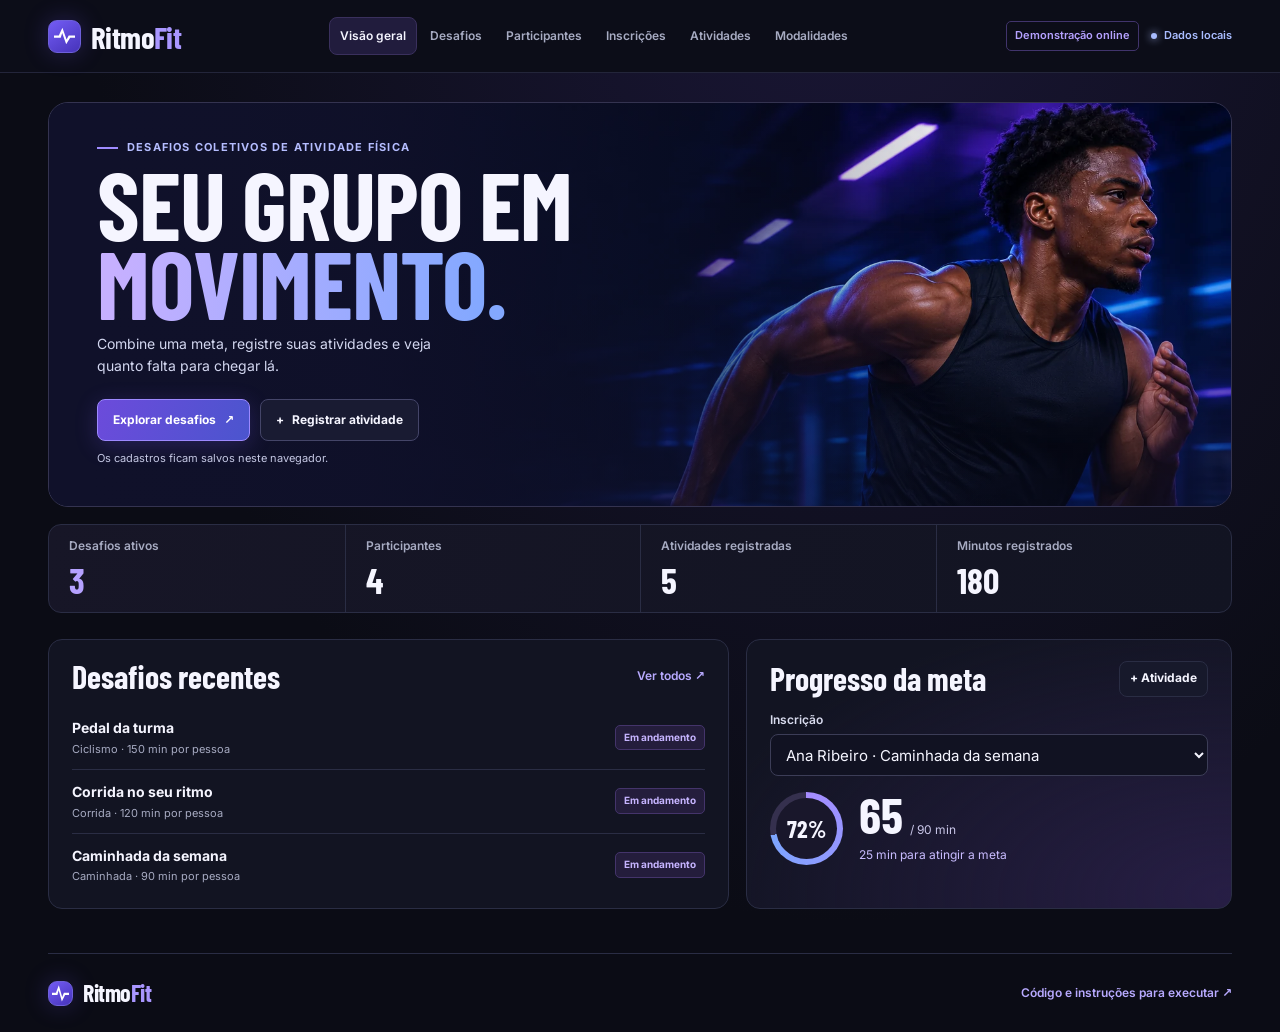
<file: index.html>
<!doctype html>
<html lang="pt-BR">
<head>
  <meta charset="utf-8">
  <meta name="viewport" content="width=device-width, initial-scale=1">
  <meta name="description" content="Crie desafios de atividade física em grupo e acompanhe os minutos de cada participante.">
  <meta name="theme-color" content="#0b0c15">
  <title>RitmoFit | Desafios coletivos</title>
  <link rel="stylesheet" href="./static/css/estilo.css?v=db937c5cee65">

  <script src="./static/js/pages.js?v=e9becf5c417d" defer></script>

  <script src="./static/js/ritmofit.js?v=a4e9eaf79529" defer></script>
</head>
<body class="modo-pages">
  <a class="pular" href="#conteudo">Pular para o conteúdo</a>
  <header class="topo">
    <div class="limite topo-interno">
      <a class="marca" href="#inicio" aria-label="RitmoFit, visão geral">
        <span class="marca-simbolo" aria-hidden="true"></span>
        <span>Ritmo<span class="marca-destaque">Fit</span></span>
      </a>
      <nav class="navegacao" aria-label="Navegação principal">
        <a href="#inicio" data-tela="inicio" aria-current="page">Visão geral</a>
        <a href="#desafios" data-tela="desafios">Desafios</a>
        <a href="#participantes" data-tela="participantes">Participantes</a>
        <a href="#inscricoes" data-tela="inscricoes">Inscrições</a>
        <a href="#atividades" data-tela="atividades">Atividades</a>
        <a href="#modalidades" data-tela="modalidades">Modalidades</a>
      </nav>
      <div class="topo-status">

        <span class="demo">Demonstração online</span>

        <span id="conexao" class="conexao" role="status">Conectando</span>
      </div>
    </div>
  </header>

  <main class="limite principal" id="conteudo" tabindex="-1">
    <div id="falha" class="aviso-rede" role="alert" hidden>
      <p id="texto-falha"></p>
      <button class="botao botao-secundario" id="recarregar" type="button">Tentar novamente</button>
    </div>

    <section id="tela-inicio" class="tela" aria-label="Visão geral">
      <section class="capa" aria-labelledby="titulo-capa">
        <img class="capa-foto" src="./static/images/pista-ritmofit.webp?v=980906ae7072" alt="" fetchpriority="high" width="1536" height="1024">
        <div class="capa-conteudo">
          <p class="capa-categoria">Desafios coletivos de atividade física</p>
          <h1 id="titulo-capa" tabindex="-1">Seu grupo em<br><em>movimento.</em></h1>
          <p class="capa-texto">Combine uma meta, registre suas atividades e veja quanto falta para chegar lá.</p>
          <div class="capa-acoes">
            <a class="botao botao-primario" href="#desafios">Explorar desafios <span aria-hidden="true">↗</span></a>
            <button class="botao botao-secundario" type="button" data-novo="atividades"><span aria-hidden="true">+</span> Registrar atividade</button>
          </div>

          <p class="capa-demonstracao">Os cadastros ficam salvos neste navegador.</p>

        </div>
      </section>

      <dl class="metricas" aria-label="Resumo do RitmoFit">
        <div class="metrica"><dt>Desafios ativos</dt><dd id="metrica-desafios">—</dd></div>
        <div class="metrica"><dt>Participantes</dt><dd id="metrica-participantes">—</dd></div>
        <div class="metrica"><dt>Atividades registradas</dt><dd id="metrica-atividades">—</dd></div>
        <div class="metrica"><dt>Minutos registrados</dt><dd id="metrica-minutos">—</dd></div>
      </dl>

      <div class="visao-geral">
        <section class="painel" aria-labelledby="titulo-recentes">
          <div class="painel-cabecalho">
            <h2 id="titulo-recentes">Desafios recentes</h2>
            <a class="atalho" href="#desafios">Ver todos <span aria-hidden="true">↗</span></a>
          </div>
          <ul class="resumo-lista" id="desafios-recentes">
            <li class="lista-vazia">Carregando desafios…</li>
          </ul>
        </section>

        <section class="painel painel-progresso" id="progresso" aria-labelledby="titulo-progresso">
          <div class="painel-cabecalho">
            <h2 id="titulo-progresso">Progresso da meta</h2>
            <button id="registrar-progresso" class="botao botao-compacto" type="button" hidden>+ Atividade</button>
          </div>
          <label class="rotulo" for="selecao-progresso">Inscrição</label>
          <select id="selecao-progresso" aria-describedby="mensagem-progresso" disabled>
            <option value="">Selecione uma inscrição</option>
          </select>
          <div id="medidor" class="progresso-conteudo" hidden>
            <div id="anel-progresso" class="anel" role="progressbar" aria-label="Porcentagem da meta" aria-valuemin="0" aria-valuemax="100" aria-valuenow="0">
              <span id="percentual">0%</span>
            </div>
            <div>
              <p class="progresso-total"><strong id="total-progresso">0</strong><span id="meta-progresso"></span></p>
              <p class="progresso-legenda" id="resumo-progresso"></p>
            </div>
          </div>
          <p id="mensagem-progresso" class="progresso-mensagem" role="status">Carregando inscrições…</p>
        </section>
      </div>
    </section>

    <section id="tela-desafios" class="tela" aria-labelledby="titulo-desafios" hidden>
      <div class="pagina-cabecalho">
        <div>
          <h1 id="titulo-desafios" tabindex="-1">Desafios</h1>
          <p>Defina a modalidade, o período e a meta em minutos de cada desafio.</p>
        </div>
        <button class="botao botao-primario" type="button" data-novo="desafios">+ Novo desafio</button>
      </div>
      <div class="filtros">
        <p id="contagem-desafios" aria-live="polite"></p>
        <div class="campo-filtro">
          <label for="filtro-desafios">Período</label>
          <select id="filtro-desafios">
            <option value="todos">Todos</option>
            <option value="ativo">Em andamento</option>
            <option value="agendado">Agendados</option>
            <option value="encerrado">Encerrados</option>
          </select>
        </div>
      </div>
      <div id="lista-desafios" class="grade-desafios"></div>
    </section>

    <section id="tela-participantes" class="tela" aria-labelledby="titulo-participantes" hidden>
      <div class="pagina-cabecalho">
        <div>
          <h1 id="titulo-participantes" tabindex="-1">Participantes</h1>
          <p>Cadastre as pessoas que vão participar dos desafios.</p>
        </div>
        <button class="botao botao-primario" type="button" data-novo="participantes">+ Novo participante</button>
      </div>
      <div class="tabela-painel">
        <table>
          <caption class="apenas-leitor">Participantes cadastrados</caption>
          <thead><tr><th scope="col">Nome</th><th scope="col">E-mail</th><th scope="col">Inscrições</th><th scope="col">Ações</th></tr></thead>
          <tbody id="lista-participantes"></tbody>
        </table>
      </div>
    </section>

    <section id="tela-inscricoes" class="tela" aria-labelledby="titulo-inscricoes" hidden>
      <div class="pagina-cabecalho">
        <div>
          <h1 id="titulo-inscricoes" tabindex="-1">Inscrições</h1>
          <p>Vincule os participantes aos desafios e consulte o progresso individual.</p>
        </div>
        <button class="botao botao-primario" type="button" data-novo="inscricoes">+ Nova inscrição</button>
      </div>
      <div class="tabela-painel">
        <table>
          <caption class="apenas-leitor">Inscrições nos desafios</caption>
          <thead><tr><th scope="col">Participante</th><th scope="col">Desafio</th><th scope="col">Data da inscrição</th><th scope="col">Ações</th></tr></thead>
          <tbody id="lista-inscricoes"></tbody>
        </table>
      </div>
    </section>

    <section id="tela-atividades" class="tela" aria-labelledby="titulo-atividades" hidden>
      <div class="pagina-cabecalho">
        <div>
          <h1 id="titulo-atividades" tabindex="-1">Atividades</h1>
          <p>Registre os minutos de cada atividade durante o período do desafio.</p>
        </div>
        <button class="botao botao-primario" type="button" data-novo="atividades">+ Registrar atividade</button>
      </div>
      <div class="tabela-painel">
        <table>
          <caption class="apenas-leitor">Atividades registradas</caption>
          <thead><tr><th scope="col">Participante</th><th scope="col">Desafio</th><th scope="col">Data</th><th scope="col">Duração</th><th scope="col">Ações</th></tr></thead>
          <tbody id="lista-atividades"></tbody>
        </table>
      </div>
    </section>

    <section id="tela-modalidades" class="tela" aria-labelledby="titulo-modalidades" hidden>
      <div class="pagina-cabecalho">
        <div>
          <h1 id="titulo-modalidades" tabindex="-1">Modalidades</h1>
          <p>Organize os tipos de atividade disponíveis para criar desafios.</p>
        </div>
        <button class="botao botao-primario" type="button" data-novo="modalidades">+ Nova modalidade</button>
      </div>
      <div class="tabela-painel">
        <table>
          <caption class="apenas-leitor">Modalidades cadastradas</caption>
          <thead><tr><th scope="col">Modalidade</th><th scope="col">Desafios vinculados</th><th scope="col">Ações</th></tr></thead>
          <tbody id="lista-modalidades"></tbody>
        </table>
      </div>
    </section>

    <noscript><p class="aviso-rede">Ative o JavaScript no navegador para usar os formulários e consultar os dados.</p></noscript>
  </main>

  <footer class="rodape limite">
    <a class="marca marca-rodape" href="#inicio"><span class="marca-simbolo" aria-hidden="true"></span><span>Ritmo<span class="marca-destaque">Fit</span></span></a>

    <a class="atalho" href="https://github.com/VictorHugodoCarmo/Projeto-RitmoFit#executar">Código e instruções para executar <span aria-hidden="true">↗</span></a>

  </footer>

  <dialog id="dialogo" class="janela" aria-labelledby="titulo-dialogo" aria-describedby="apoio-dialogo">
    <div class="janela-cabecalho">
      <div>
        <h2 id="titulo-dialogo"></h2>
        <p id="apoio-dialogo"></p>
      </div>
      <button class="fechar" type="button" data-fechar aria-label="Fechar">×</button>
    </div>
    <p id="erro-dialogo" class="mensagem-erro" role="alert" hidden></p>
    <div id="campos-dialogo"></div>
    <div class="janela-acoes">
      <button type="button" class="botao botao-secundario" data-fechar>Cancelar</button>
      <button type="submit" form="formulario-registro" id="salvar" class="botao botao-primario">Salvar</button>
    </div>
  </dialog>

  <template id="campos-participantes">
    <label for="participante-nome">Nome</label>
    <input id="participante-nome" name="nome" type="text" placeholder="Ex. Ana Ribeiro" autocomplete="name" required maxlength="100">
    <label for="participante-email">E-mail</label>
    <input id="participante-email" name="email" type="email" placeholder="nome@exemplo.com" autocomplete="email" required maxlength="100">
  </template>

  <template id="campos-modalidades">
    <label for="modalidade-nome">Nome da modalidade</label>
    <input id="modalidade-nome" name="nome" type="text" placeholder="Ex. Caminhada" required maxlength="50">
  </template>

  <template id="campos-desafios">
    <label for="desafio-titulo">Título</label>
    <input id="desafio-titulo" name="titulo" type="text" placeholder="Ex. Caminhada da semana" required maxlength="100">
    <label for="desafio-modalidade">Modalidade</label>
    <select id="desafio-modalidade" name="id_modalidade" required></select>
    <div class="campos-linha">
      <div><label for="desafio-inicio">Data de início</label><input id="desafio-inicio" name="data_inicio" type="date" required></div>
      <div><label for="desafio-fim">Data de fim</label><input id="desafio-fim" name="data_fim" type="date" required></div>
    </div>
    <label for="desafio-meta">Meta individual em minutos</label>
    <input id="desafio-meta" name="meta_minutos" type="number" min="1" step="1" placeholder="90" required>
  </template>

  <template id="campos-inscricoes">
    <label for="inscricao-participante">Participante</label>
    <select id="inscricao-participante" name="id_participante" required></select>
    <label for="inscricao-desafio">Desafio</label>
    <select id="inscricao-desafio" name="id_desafio" required></select>
    <label for="inscricao-data">Data da inscrição</label>
    <input id="inscricao-data" name="data_inscricao" type="date" required>
  </template>

  <template id="campos-atividades">
    <label for="atividade-inscricao">Inscrição</label>
    <select id="atividade-inscricao" name="id_inscricao" required aria-describedby="periodo-atividade"></select>
    <p id="periodo-atividade" class="ajuda-campo"></p>
    <div class="campos-linha">
      <div><label for="atividade-data">Data da atividade</label><input id="atividade-data" name="data_atividade" type="date" required></div>
      <div><label for="atividade-duracao">Duração em minutos</label><input id="atividade-duracao" name="duracao_minutos" type="number" min="1" step="1" placeholder="30" required></div>
    </div>
  </template>

  <div id="notificacao" class="notificacao" hidden>
    <p id="texto-notificacao" role="status"></p>
    <button type="button" class="fechar" id="fechar-notificacao" aria-label="Dispensar mensagem">×</button>
  </div>
</body>
</html>
</file>
<file: static/css/estilo.css>
@font-face {
  font-family: Inter;
  src: url("../fonts/inter-variavel.woff2") format("woff2");
  font-weight: 400 700;
  font-display: swap;
}

@font-face {
  font-family: "Barlow Condensed";
  src: url("../fonts/barlow-condensed-700.woff2") format("woff2");
  font-weight: 700;
  font-display: swap;
}

:root {
  color-scheme: dark;
  --fundo: #0b0c15;
  --painel: #121422;
  --superficie: #17192b;
  --linha: #2a2d44;
  --texto: #f5f5ff;
  --suave: #a7abc2;
  --violeta: #b5a1ff;
  --azul: #a9bcff;
  --erro: #ffb3c1;
  --titulo: "Barlow Condensed", "Arial Narrow", sans-serif;
}

*, *::before, *::after { box-sizing: border-box; }
[hidden] { display: none !important; }

body {
  margin: 0;
  min-height: 100vh;
  background: radial-gradient(ellipse at 66% -16%, #1b1738, transparent 48rem), var(--fundo);
  color: var(--texto);
  font: 400 15px/1.55 Inter, system-ui, sans-serif;
}

h1, h2, h3, p, dl, dd { margin: 0; }
a { color: inherit; text-decoration: none; }
button, select, input { font: inherit; }
button, select { cursor: pointer; }
button:disabled, select:disabled { cursor: not-allowed; opacity: .62; }
button:focus-visible, a:focus-visible, input:focus-visible, select:focus-visible, [tabindex="-1"]:focus-visible {
  outline: 2px solid #a5b7ff;
  outline-offset: 4px;
}

.limite {
  width: min(1320px, calc(100% - 96px));
  margin-inline: auto;
}

.pular, .apenas-leitor {
  position: absolute;
  width: 1px;
  height: 1px;
  overflow: hidden;
  clip-path: inset(50%);
}

.pular:focus {
  z-index: 10;
  inset: 12px auto auto 12px;
  width: auto;
  height: auto;
  padding: 10px 16px;
  background: var(--superficie);
  clip-path: none;
}

.topo {
  background: #0c0d18;
  border-bottom: 1px solid #23253a;
}

.topo-interno {
  min-height: 72px;
  display: grid;
  grid-template-columns: auto minmax(0, 1fr) auto;
  gap: 24px;
  align-items: center;
}

.marca {
  display: inline-flex;
  align-items: center;
  gap: 10px;
  width: max-content;
  font-family: var(--titulo);
  font-size: 31px;
  font-weight: 700;
  line-height: 1;
  letter-spacing: -.02em;
}

.marca-destaque { color: #a996ff; }

.marca-simbolo {
  display: grid;
  place-items: center;
  width: 33px;
  height: 33px;
  border: 1px solid #6e60db;
  border-radius: 9px;
  background: linear-gradient(145deg, #735cf4, #4633ba);
  box-shadow: 0 0 23px #6950eb46;
}

.marca-simbolo::before {
  content: "";
  width: 21px;
  height: 17px;
  background: white;
  clip-path: polygon(0 47%, 23% 47%, 40% 2%, 60% 71%, 70% 47%, 100% 47%, 100% 60%, 77% 60%, 58% 98%, 39% 32%, 32% 60%, 0 60%);
}

.navegacao {
  display: flex;
  justify-content: center;
  gap: 2px;
  min-width: 0;
}

.navegacao a {
  padding: 9px 10px;
  border: 1px solid transparent;
  border-radius: 8px;
  color: var(--suave);
  font-size: 12px;
  font-weight: 600;
  white-space: nowrap;
}

.navegacao a:hover, .navegacao a[aria-current="page"] {
  color: var(--texto);
  background: #211c3d;
  border-color: #3a305d;
}

.topo-status { display: flex; align-items: center; gap: 12px; }
.conexao, .demo {
  display: inline-flex;
  align-items: center;
  gap: 7px;
  color: var(--azul);
  font-size: 11px;
  font-weight: 600;
  white-space: nowrap;
}

.conexao::before {
  content: "";
  width: 6px;
  height: 6px;
  border-radius: 50%;
  background: currentColor;
  box-shadow: 0 0 8px currentColor;
}

.conexao.offline { color: var(--erro); }
.demo { padding: 5px 8px; border: 1px solid #41346c; border-radius: 5px; color: var(--violeta); }
.principal { padding-block: 29px 44px; min-height: calc(100vh - 152px); }

.capa {
  isolation: isolate;
  position: relative;
  display: flex;
  align-items: center;
  overflow: hidden;
  min-height: 373px;
  border: 1px solid #343350;
  border-radius: 20px;
  background: #0b102b;
}

.capa-foto {
  position: absolute;
  inset: 0 0 0 auto;
  z-index: -2;
  width: 83%;
  height: 100%;
  object-fit: cover;
  object-position: 70% 9%;
}

.capa::after {
  content: "";
  position: absolute;
  z-index: -1;
  inset: 0;
  background: linear-gradient(90deg, #10112a 3%, #10112aeb 27%, #10112a66 57%, transparent 81%),
    linear-gradient(0deg, #090c1f8c, transparent 56%);
}

.capa-conteudo { padding: 36px 48px 39px; width: min(100%, 660px); }
.capa-categoria {
  display: flex;
  align-items: center;
  gap: 9px;
  color: #b5bdff;
  font-size: 11px;
  font-weight: 700;
  letter-spacing: .11em;
  text-transform: uppercase;
}

.capa-categoria::before { content: ""; width: 21px; height: 2px; background: #9f8cff; }
.capa h1 {
  margin: 8px 0 12px;
  font: 700 clamp(4rem, 7.5vw, 6.75rem)/.82 var(--titulo);
  letter-spacing: -.012em;
  text-transform: uppercase;
}

.capa h1 em {
  background: linear-gradient(95deg, #c6b0ff 5%, #83a8ff 94%);
  background-clip: text;
  color: transparent;
  font-style: normal;
}

.capa-texto { max-width: 360px; color: #d3d7f0; font-size: 14px; }
.capa-demonstracao { margin-top: 9px; color: #c5c8e4; font-size: 11px; }
.capa-acoes, .acoes-registro { display: flex; flex-wrap: wrap; gap: 8px; }
.capa-acoes { margin-top: 22px; gap: 10px; }

.botao {
  display: inline-flex;
  justify-content: center;
  align-items: center;
  gap: 8px;
  min-height: 42px;
  padding: 9px 15px;
  border: 1px solid var(--linha);
  border-radius: 8px;
  background: var(--superficie);
  color: var(--texto);
  font-size: 12px;
  font-weight: 700;
  text-align: center;
  transition: background .15s, border-color .15s, box-shadow .15s;
}

.botao-primario {
  background: linear-gradient(110deg, #6c4bdb, #4b55ce);
  border-color: #9d89ff;
  color: white;
  box-shadow: 0 5px 22px #7458ed3b;
}

.botao-primario:hover { background: linear-gradient(110deg, #7955ed, #565edb); box-shadow: 0 5px 25px #7458ed66; }
.botao-secundario { background: #191b32; border-color: #444568; }
.botao-secundario:hover, .botao-compacto:hover { background: #272442; border-color: #6d5aa5; }
.botao-compacto { min-height: 36px; padding: 6px 10px; font-size: 12px; }
.botao-excluir { color: var(--erro); }
.botao-perigo { background: #742b49; border-color: #d7779d; color: white; }
.botao-perigo:hover { background: #8e3859; }

.metricas {
  display: grid;
  grid-template-columns: repeat(4, minmax(0, 1fr));
  margin: 17px 0 26px;
  border: 1px solid var(--linha);
  border-radius: 13px;
  background: linear-gradient(105deg, #171627, #121422);
}

.metrica { padding: 12px 20px 15px; }
.metrica + .metrica { border-left: 1px solid var(--linha); }
.metrica dt { color: var(--suave); font-size: 12px; font-weight: 600; }
.metrica dd { color: var(--texto); font: 700 36px/.98 var(--titulo); margin-top: 6px; }
.metrica:first-child dd { color: var(--violeta); }

.visao-geral { display: grid; grid-template-columns: minmax(0, 1.4fr) minmax(0, 1fr); gap: 17px; }
.painel, .tabela-painel, .cartao-desafio {
  min-width: 0;
  border: 1px solid var(--linha);
  border-radius: 14px;
  background: var(--painel);
}

.painel { padding: 21px 23px 23px; }
.painel-progresso { background: radial-gradient(ellipse at 100% 95%, #271e45, transparent 80%), var(--painel); }
.painel-cabecalho, .pagina-cabecalho, .filtros {
  display: flex;
  align-items: center;
  justify-content: space-between;
  gap: 12px;
}

.painel h2 { font: 700 32px/.98 var(--titulo); }
.atalho { color: #b8aaff; font-size: 12px; font-weight: 600; white-space: nowrap; }
.atalho:hover { text-decoration: underline; }
.resumo-lista { margin: 14px 0 0; padding: 0; list-style: none; }
.resumo-item {
  display: flex;
  align-items: center;
  justify-content: space-between;
  gap: 10px;
  padding-block: 11px;
  border-bottom: 1px solid var(--linha);
}

.resumo-item:last-child { border-bottom: 0; padding-bottom: 0; }
.resumo-item strong { display: block; font-size: 14px; overflow-wrap: anywhere; }
.resumo-item small { display: block; margin-top: 2px; color: var(--suave); font-size: 11px; }
.selo {
  flex: 0 0 auto;
  padding: 4px 8px;
  border: 1px solid #44346b;
  border-radius: 5px;
  background: #241d3c;
  color: #c6b4ff;
  font-size: 10px;
  font-weight: 700;
}
.selo.agendado { color: #b5c9ff; background: #1c2847; border-color: #354a76; }
.selo.encerrado { color: #bdc0d2; background: #232636; border-color: #3b4058; }
.lista-vazia, .progresso-mensagem { color: var(--suave); font-size: 13px; }
.lista-vazia { padding-block: 12px; }

label { color: #d9dcef; font-size: 12px; font-weight: 600; }
.rotulo { display: block; margin: 14px 0 5px; }
select, input {
  width: 100%;
  min-height: 42px;
  min-width: 0;
  padding: 8px 11px;
  color: var(--texto);
  background: #111222;
  border: 1px solid #3c3d57;
  border-radius: 8px;
}

select { padding-right: 22px; }
input::placeholder { color: #8589a4; }
.progresso-conteudo { display: flex; align-items: center; gap: 16px; margin-top: 16px; }
.anel {
  --percentual: 0%;
  position: relative;
  display: grid;
  place-items: center;
  flex: 0 0 73px;
  width: 73px;
  height: 73px;
  border-radius: 50%;
  background: conic-gradient(#a68cff, #7ca6ff var(--percentual), #35304e var(--percentual));
}
.anel::before { content: ""; position: absolute; inset: 6px; border-radius: 50%; background: #19172b; }
.anel span { z-index: 1; font: 700 24px var(--titulo); }
.progresso-total { display: flex; flex-wrap: wrap; align-items: baseline; gap: 7px; }
.progresso-total strong { font: 700 50px/.85 var(--titulo); color: var(--texto); }
.progresso-total span { font-size: 12px; color: #c9c6e8; }
.progresso-legenda { margin-top: 7px; font-size: 12px; color: #c9bcff; }
.progresso-mensagem { margin-top: 10px; }

.pagina-cabecalho {
  align-items: flex-end;
  padding: 14px 0 23px;
  border-bottom: 1px solid var(--linha);
  margin-bottom: 20px;
}
.pagina-cabecalho h1 { font: 700 clamp(3.2rem, 8vw, 5.25rem)/.96 var(--titulo); text-transform: uppercase; }
.pagina-cabecalho p { margin-top: 8px; color: var(--suave); }
.pagina-cabecalho > button { flex: 0 0 auto; }
.filtros { margin-bottom: 16px; }
.filtros > p { color: var(--suave); font-size: 13px; }
.campo-filtro { display: flex; align-items: center; gap: 8px; }
.campo-filtro select { min-width: 155px; }
.grade-desafios { display: grid; grid-template-columns: repeat(3, minmax(0, 1fr)); gap: 15px; }
.cartao-desafio { position: relative; padding: 17px; background: linear-gradient(145deg, #1d1930, var(--painel) 63%); }
.cartao-topo { display: flex; justify-content: space-between; align-items: center; gap: 8px; color: var(--azul); font-size: 12px; overflow-wrap: anywhere; }
.cartao-desafio h2 { margin-top: 13px; font: 700 34px/.99 var(--titulo); overflow-wrap: anywhere; }
.cartao-periodo { color: var(--suave); font-size: 12px; margin-top: 8px; }
.cartao-meta { color: var(--violeta); font: 700 38px/.95 var(--titulo); margin-top: 18px; }
.cartao-meta small { font: 500 11px/1.5 Inter, sans-serif; color: var(--suave); }
.cartao-desafio .acoes-registro { margin-top: 15px; padding-top: 12px; border-top: 1px solid var(--linha); }
.estado-vazio {
  grid-column: 1 / -1;
  margin: 0;
  padding: 24px;
  border: 1px dashed #424361;
  border-radius: 12px;
  color: var(--suave);
  background: #121423;
}

.tabela-painel { overflow: auto; }
table { width: 100%; border-collapse: collapse; text-align: left; }
th, td { padding: 15px 17px; vertical-align: middle; overflow-wrap: anywhere; }
th { color: #bdc0d7; font-size: 12px; font-weight: 600; background: #191b2e; }
td { border-top: 1px solid var(--linha); color: #e0e2f2; font-size: 13px; }
td:first-child { font-weight: 600; }
td:last-child { min-width: 169px; }
tbody tr:hover { background: #17192a; }
.linha-vazia td { font-weight: 400; color: var(--suave); }

.rodape {
  min-height: 79px;
  border-top: 1px solid var(--linha);
  display: flex;
  justify-content: space-between;
  align-items: center;
  gap: 12px;
  color: var(--suave);
  font-size: 11px;
}
.marca-rodape { font-size: 24px; color: var(--texto); }
.marca-rodape .marca-simbolo { width: 25px; height: 25px; }
.marca-rodape .marca-simbolo::before { width: 17px; }

.janela {
  width: min(520px, calc(100% - 28px));
  max-height: calc(100dvh - 30px);
  overflow: auto;
  padding: 23px;
  border: 1px solid #494469;
  border-radius: 16px;
  background: linear-gradient(155deg, #231e38, #141524 47%);
  color: var(--texto);
  box-shadow: 0 22px 80px #03030abe;
}
.janela::backdrop { background: #050610cc; backdrop-filter: blur(4px); }
.janela-cabecalho { display: flex; justify-content: space-between; align-items: flex-start; gap: 12px; margin-bottom: 15px; }
.janela-cabecalho h2 { font: 700 37px/.98 var(--titulo); }
.janela-cabecalho p { margin-top: 7px; color: var(--suave); font-size: 13px; }
.fechar {
  display: grid;
  place-items: center;
  flex: 0 0 34px;
  width: 34px;
  height: 34px;
  border: 1px solid transparent;
  border-radius: 8px;
  background: transparent;
  color: var(--suave);
  font-size: 23px;
  line-height: 1;
}
.fechar:hover { border-color: var(--linha); background: var(--superficie); color: white; }
.formulario { display: grid; gap: 7px; }
.formulario > label:not(:first-child) { margin-top: 5px; }
.campos-linha { display: grid; grid-template-columns: 1fr 1fr; gap: 10px; margin-top: 5px; }
.campos-linha > div { display: grid; gap: 6px; min-width: 0; }
.ajuda-campo { min-height: 17px; color: var(--suave); font-size: 11px; }
.janela-acoes { display: flex; justify-content: flex-end; gap: 8px; margin-top: 18px; padding-top: 14px; border-top: 1px solid var(--linha); }
.mensagem-erro {
  padding: 9px 12px;
  margin-bottom: 12px;
  border: 1px solid #823d5a;
  border-radius: 8px;
  color: var(--erro);
  background: #361a2d;
  font-size: 13px;
}
.aviso-rede {
  display: flex;
  flex-wrap: wrap;
  align-items: center;
  justify-content: space-between;
  gap: 12px;
  padding: 13px;
  margin-bottom: 14px;
  border: 1px solid #743650;
  border-radius: 10px;
  color: var(--erro);
  background: #321c2b;
}
.notificacao {
  position: fixed;
  z-index: 3;
  bottom: 20px;
  right: 20px;
  display: flex;
  align-items: center;
  gap: 10px;
  max-width: min(410px, calc(100% - 40px));
  padding: 9px 10px 9px 14px;
  border: 1px solid #5d4e97;
  border-radius: 10px;
  background: #242044;
  box-shadow: 0 10px 30px #05051099;
  color: #eee8ff;
  font-size: 13px;
}

@media (max-width: 1040px) {
  .limite { width: calc(100% - 58px); }
  .topo-interno { gap: 13px; }
  .navegacao a { padding-inline: 7px; }
  .topo-status { gap: 7px; }
}

@media (max-width: 870px) {
  .topo-interno { grid-template-columns: 1fr auto; row-gap: 0; }
  .topo-interno > .marca, .topo-status { margin-block: 13px; }
  .navegacao { grid-column: 1 / -1; grid-row: 2; justify-content: flex-start; overflow-x: auto; padding-bottom: 8px; }
  .grade-desafios { grid-template-columns: repeat(2, minmax(0, 1fr)); }
}

@media (max-width: 660px) {
  .limite { width: calc(100% - 30px); }
  .navegacao { display: grid; grid-template-columns: repeat(3, minmax(0, 1fr)); gap: 4px; overflow: visible; }
  .navegacao a { padding: 7px 2px; font-size: 11px; text-align: center; }
  .principal { padding-top: 14px; }
  .capa { min-height: 410px; align-items: flex-end; }
  .capa-foto { width: 100%; object-position: 75% 24%; }
  .capa::after { background: linear-gradient(0deg, #101127 2%, #101127ee 23%, #1011278c 56%, #10112715 90%), linear-gradient(90deg, #101127ae, transparent 80%); }
  .capa-conteudo { padding: 22px 18px; }
  .capa h1 { font-size: clamp(3.7rem, 12vw, 5rem); }
  .capa-categoria { font-size: 9px; letter-spacing: .08em; }
  .capa-acoes { margin-top: 15px; }
  .capa-acoes .botao { padding-inline: 10px; }
  .metricas { grid-template-columns: repeat(2, minmax(0, 1fr)); margin-bottom: 15px; }
  .metrica { padding-inline: 12px; }
  .metrica:nth-child(3) { border-left: 0; }
  .metrica:nth-child(n + 3) { border-top: 1px solid var(--linha); }
  .visao-geral, .grade-desafios { grid-template-columns: 1fr; gap: 12px; }
  .painel { padding-inline: 16px; }
  .pagina-cabecalho { align-items: flex-start; flex-direction: column; }
  .tabela-painel table, .tabela-painel tbody { display: block; }
  .tabela-painel thead { position: absolute; width: 1px; height: 1px; overflow: hidden; clip-path: inset(50%); }
  .tabela-painel tr { display: block; padding: 13px 15px; }
  .tabela-painel tr + tr { border-top: 1px solid var(--linha); }
  .tabela-painel td { display: block; padding: 3px 0; border: 0; }
  .tabela-painel td:first-child { margin-bottom: 2px; font-size: 15px; }
  .tabela-painel td:last-child { padding-top: 8px; }
  .tabela-painel td[data-rotulo]:not(:first-child) { display: grid; grid-template-columns: minmax(76px, 37%) 1fr; gap: 8px; }
  .tabela-painel td[data-rotulo]:not(:first-child)::before { content: attr(data-rotulo); color: var(--suave); font-size: 11px; }
  .rodape { flex-wrap: wrap; padding-block: 15px; }
}

@media (max-width: 390px) {
  .campos-linha { grid-template-columns: 1fr; }
  .topo-interno { column-gap: 8px; }
  .topo-interno .marca { font-size: 28px; gap: 7px; }
  .topo-interno .marca-simbolo { width: 29px; height: 29px; }
  .topo-status { gap: 5px; }
  .topo-status > span { font-size: 10px; }
  .demo { padding-inline: 5px; }
}

@media (prefers-reduced-motion: reduce) {
  *, *::before, *::after { transition: none !important; }
}
</file>
